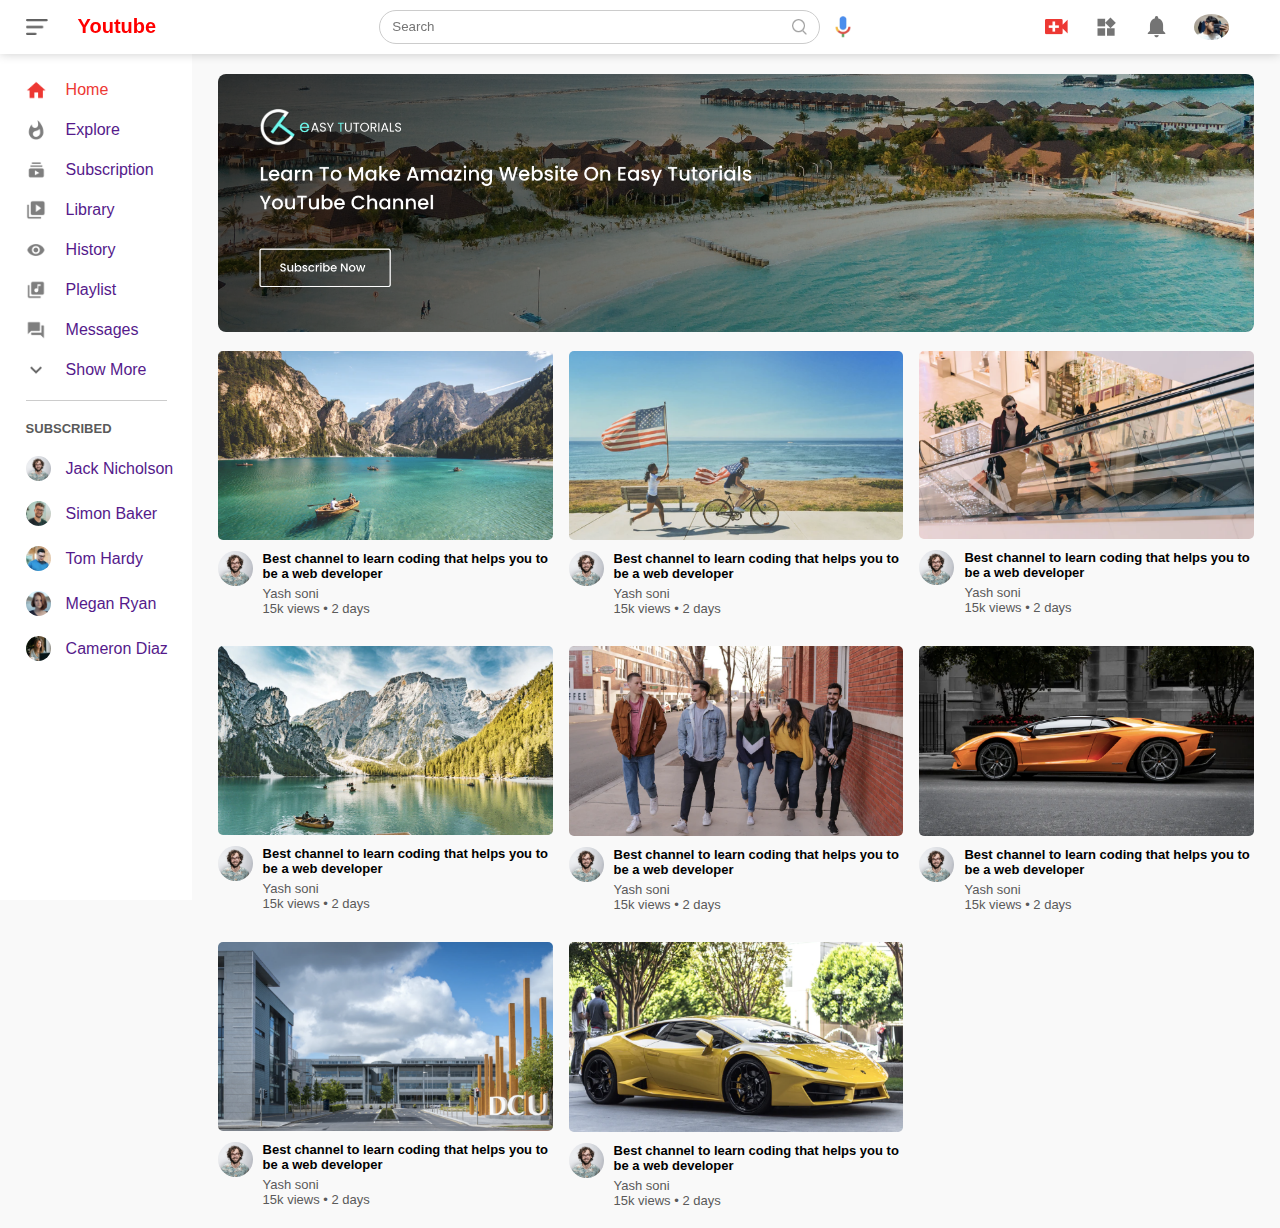
<file: index.html>
<!DOCTYPE html>
<html lang="en">
<head>
    <meta charset="UTF-8">
    <meta name="viewport" content="width=device-width, initial-scale=1.0">
    <title>youtube</title>
    <link rel="stylesheet" href="style.css">
</head>
<body>
        <nav class="flex-div">
            <div class="nav-left flex-div">
                <img src="menu.png" class="menu-icon">
                <h1>Youtube</h1>
            </div>
            <div class="nav-middle flex-div">
                <div class="search-box flex-div">
                <input type="text" placeholder="Search">
                <img src="search.png" class="dhudo">
            </div>
                <img src="voice-search.png" class="mic-icon">
            </div>
            <div class="nav-right flex-div">
                <img src="upload.png">
                <img src="more.png">
                <img src="notification.png">
                <img src="IMG_20240127_130547.jpg" class="myprofile">
            </div>
        </nav>

        <div class="sidebar">
            <div class="shortcut-links">
                <a href=""><img src="home.png"><p>Home</p></a>
                <a href=""><img src="explore.png"><p>Explore</p></a>
                <a href=""><img src="subscriprion.png"><p>Subscription</p></a>
                <a href=""><img src="library.png"><p>Library</p></a>
                <a href=""><img src="history.png"><p>History</p></a>
                <a href=""><img src="playlist.png"><p>Playlist</p></a>
                <a href=""><img src="messages.png"><p>Messages</p></a>
                <a href=""><img src="show-more.png"><p>Show More</p></a>
                <hr>
            </div>
            <div class="subscribed-list">
                <h3>SUBSCRIBED</h3>
                <a href=""><img src="Jack.png"><p>Jack Nicholson</p></a>
                <a href=""><img src="simon.png"><p>Simon Baker</p></a>
                <a href=""><img src="tom.png"><p>Tom Hardy</p></a>
                <a href=""><img src="megan.png"><p>Megan Ryan</p></a>
                <a href=""><img src="cameron.png"><p>Cameron Diaz</p></a>
            </div>
        </div>

        <div class="container">
            <div class="banner">
                <img src="banner.png" >
            </div>
            <div class="list-container">
                <div class="vid-list">
                    <a href="play-video.html"><img src="thumbnail1.png" class="thumbnail"></a>
                    <div class="flex-div">
                        <img src="Jack.png">
                        <div class="vid-info">
                            <a href="play-video.html">Best channel to learn coding that helps you to be a web developer</a>
                            <p>Yash soni</p>
                            <p>15k views &bull; 2 days</p>
                        </div>
                    </div>
                </div>
                <div class="vid-list">
                    <a href=""><img src="thumbnail2.png" class="thumbnail"></a>
                    <div class="flex-div">
                        <img src="Jack.png">
                        <div class="vid-info">
                            <a href="">Best channel to learn coding that helps you to be a web developer</a>
                            <p>Yash soni</p>
                            <p>15k views &bull; 2 days</p>
                        </div>
                    </div>
                </div>
                <div class="vid-list">
                    <a href=""><img src="thumbnail3.png" class="thumbnail"></a>
                    <div class="flex-div">
                        <img src="Jack.png">
                        <div class="vid-info">
                            <a href="">Best channel to learn coding that helps you to be a web developer</a>
                            <p>Yash soni</p>
                            <p>15k views &bull; 2 days</p>
                        </div>
                    </div>
                </div>
                <div class="vid-list">
                    <a href=""><img src="thumbnail4.png" class="thumbnail"></a>
                    <div class="flex-div">
                        <img src="Jack.png">
                        <div class="vid-info">
                            <a href="">Best channel to learn coding that helps you to be a web developer</a>
                            <p>Yash soni</p>
                            <p>15k views &bull; 2 days</p>
                        </div>
                    </div>
                </div>
                <div class="vid-list">
                    <a href=""><img src="thumbnail5.png" class="thumbnail"></a>
                    <div class="flex-div">
                        <img src="Jack.png">
                        <div class="vid-info">
                            <a href="">Best channel to learn coding that helps you to be a web developer</a>
                            <p>Yash soni</p>
                            <p>15k views &bull; 2 days</p>
                        </div>
                    </div>
                </div>
                <div class="vid-list">
                    <a href=""><img src="thumbnail6.png" class="thumbnail"></a>
                    <div class="flex-div">
                        <img src="Jack.png">
                        <div class="vid-info">
                            <a href="">Best channel to learn coding that helps you to be a web developer</a>
                            <p>Yash soni</p>
                            <p>15k views &bull; 2 days</p>
                        </div>
                    </div>
                </div>
                <div class="vid-list">
                    <a href=""><img src="thumbnail7.png" class="thumbnail"></a>
                    <div class="flex-div">
                        <img src="Jack.png">
                        <div class="vid-info">
                            <a href="">Best channel to learn coding that helps you to be a web developer</a>
                            <p>Yash soni</p>
                            <p>15k views &bull; 2 days</p>
                        </div>
                    </div>
                </div>
                <div class="vid-list">
                    <a href=""><img src="thumbnail8.png" class="thumbnail"></a>
                    <div class="flex-div">
                        <img src="Jack.png">
                        <div class="vid-info">
                            <a href="">Best channel to learn coding that helps you to be a web developer</a>
                            <p>Yash soni</p>
                            <p>15k views &bull; 2 days</p>
                        </div>
                    </div>
                </div>
            </div>
        </div>

    <script src="index.js"></script>
</body>
</html>
</file>
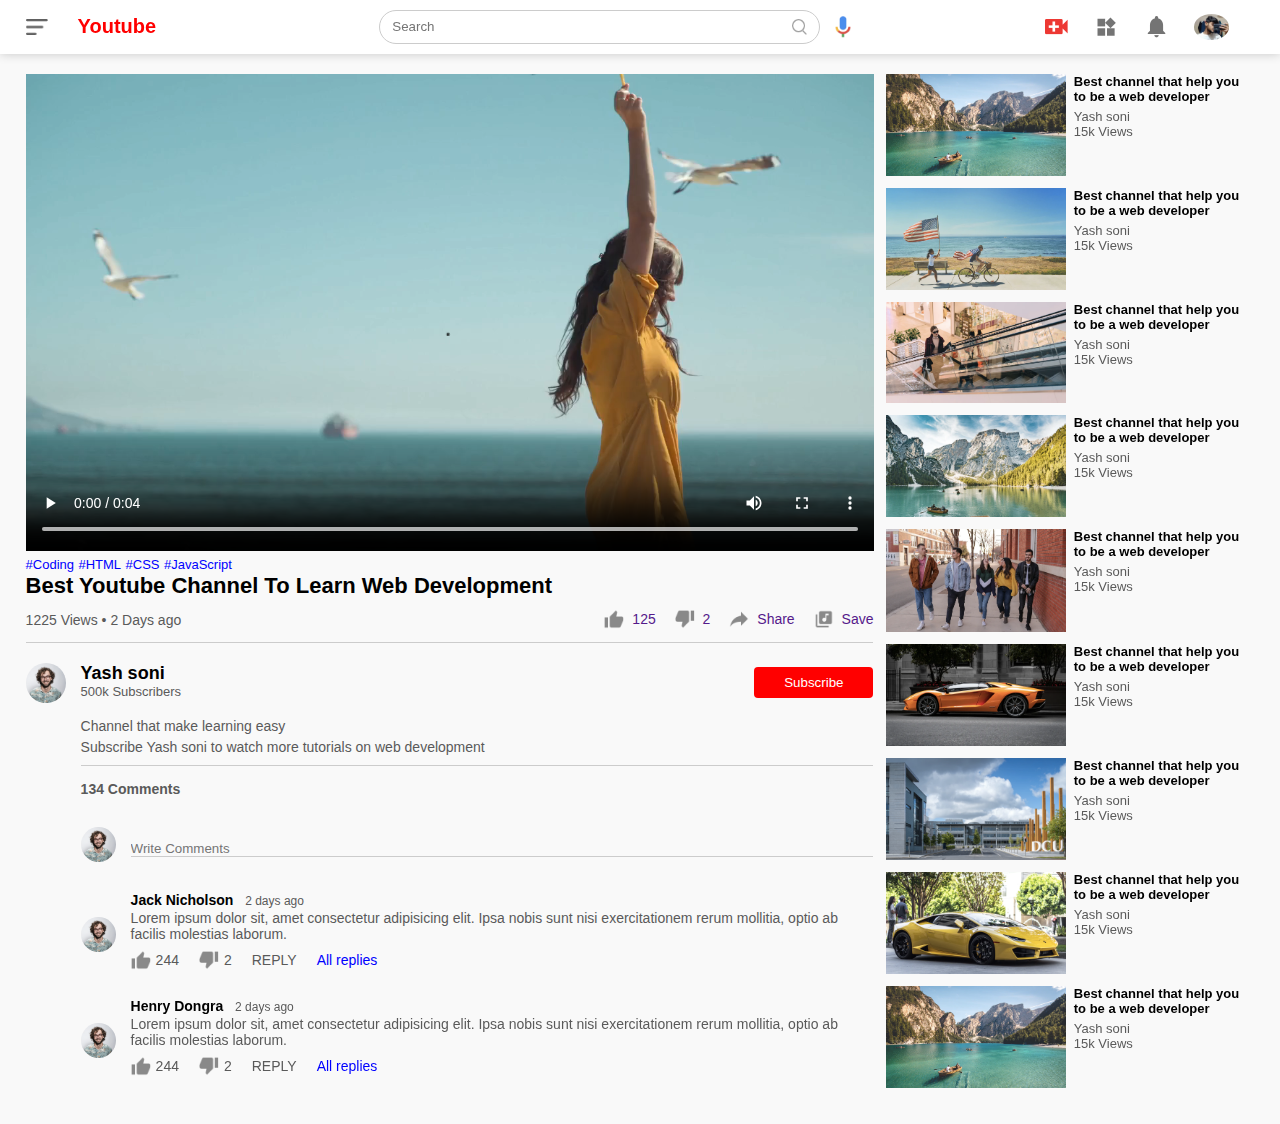
<file: play-video.html>
<!DOCTYPE html>
<html lang="en">
<head>
    <meta charset="UTF-8">
    <meta name="viewport" content="width=device-width, initial-scale=1.0">
    <title>play-video</title>
    <link rel="stylesheet" href="style.css">
</head>
<body>
    <nav class="flex-div">
        <div class="nav-left flex-div">
            <img src="menu.png" class="menu-icon">
            <h1>Youtube</h1>
        </div>
        <div class="nav-middle flex-div">
            <div class="search-box flex-div">
            <input type="text" placeholder="Search">
            <img src="search.png" class="dhudo">
        </div>
            <img src="voice-search.png" class="mic-icon">
        </div>
        <div class="nav-right flex-div">
            <img src="upload.png">
            <img src="more.png">
            <img src="notification.png">
            <img src="IMG_20240127_130547.jpg" class="myprofile">
        </div>
    </nav>

    <div class="container play-container">
        <div class="row">
            <div class="play-video">
                <video controls autoplay>
                    <source src="video.mp4": type="video/mp4">
                </video>
                <div class="tags">
                    <a href="">#Coding</a> <a href="">#HTML</a> <a href="">#CSS</a> <a href="">#JavaScript</a>
                </div>
                <h3>Best Youtube Channel To Learn Web Development</h3>
                <div class="play-video-info">
                    <p>1225 Views &bull; 2 Days ago</p>
                    <div>
                        <a href=""><img src="like.png">125</a>
                        <a href=""><img src="dislike.png">2</a>
                        <a href=""><img src="share.png">Share</a>
                        <a href=""><img src="save.png">Save</a>
                    </div>
                </div>
                <hr>
                <div class="publisher">
                    <img src="Jack.png">
                    <div>
                        <p>Yash soni</p>
                        <span>500k Subscribers</span>
                    </div>
                    <button type="button">Subscribe</button>
                </div>
                <div class="vid-description">
                    <p>Channel that make learning easy </p>
                    <p>Subscribe Yash soni to watch more tutorials on web development</p>
                    <hr>
                    <h4>134 Comments</h4>

                    <div class="add-comment">
                        <img src="Jack.png">
                        <input type="text" placeholder="Write Comments">
                    </div>
                    <div class="old-comment">
                        <img src="Jack.png">
                        <div>
                            <h3>Jack Nicholson <span>2 days ago</span></h3>
                            <p>Lorem ipsum dolor sit, amet consectetur adipisicing elit. Ipsa nobis sunt nisi exercitationem rerum mollitia, optio ab facilis molestias laborum.</p>
                            <div class="comment-action">
                                <img src="like.png">
                                <span>244</span>
                                <img src="dislike.png">
                                <span>2</span>
                                <span>REPLY</span>
                                <a href="">All replies</a>

                            </div>
                        </div>
                    </div>
                    <div class="old-comment">
                        <img src="Jack.png">
                        <div>
                            <h3>Henry Dongra <span>2 days ago</span></h3>
                            <p>Lorem ipsum dolor sit, amet consectetur adipisicing elit. Ipsa nobis sunt nisi exercitationem rerum mollitia, optio ab facilis molestias laborum.</p>
                            <div class="comment-action">
                                <img src="like.png">
                                <span>244</span>
                                <img src="dislike.png">
                                <span>2</span>
                                <span>REPLY</span>
                                <a href="">All replies</a>

                            </div>
                        </div>
                    </div>
                </div>


        </div>
            <div class="right-sidebar">
                <div class="side-video-list">
                    <a href="" class="small-thumbnail"><img src="thumbnail1.png"></a>
                    <div class="vid-info">
                        <a href="">Best channel that help you to be a web developer</a>
                        <p>Yash soni</p>
                        <p>15k Views</p>
                    </div>
                </div>
                <div class="side-video-list">
                    <a href="" class="small-thumbnail"><img src="thumbnail2.png"></a>
                    <div class="vid-info">
                        <a href="">Best channel that help you to be a web developer</a>
                        <p>Yash soni</p>
                        <p>15k Views</p>
                    </div>
                </div>
                <div class="side-video-list">
                    <a href="" class="small-thumbnail"><img src="thumbnail3.png"></a>
                    <div class="vid-info">
                        <a href="">Best channel that help you to be a web developer</a>
                        <p>Yash soni</p>
                        <p>15k Views</p>
                    </div>
                </div>
                <div class="side-video-list">
                    <a href="" class="small-thumbnail"><img src="thumbnail4.png"></a>
                    <div class="vid-info">
                        <a href="">Best channel that help you to be a web developer</a>
                        <p>Yash soni</p>
                        <p>15k Views</p>
                    </div>
                </div>
                <div class="side-video-list">
                    <a href="" class="small-thumbnail"><img src="thumbnail5.png"></a>
                    <div class="vid-info">
                        <a href="">Best channel that help you to be a web developer</a>
                        <p>Yash soni</p>
                        <p>15k Views</p>
                    </div>
                </div>
                <div class="side-video-list">
                    <a href="" class="small-thumbnail"><img src="thumbnail6.png"></a>
                    <div class="vid-info">
                        <a href="">Best channel that help you to be a web developer</a>
                        <p>Yash soni</p>
                        <p>15k Views</p>
                    </div>
                </div>
                <div class="side-video-list">
                    <a href="" class="small-thumbnail"><img src="thumbnail7.png"></a>
                    <div class="vid-info">
                        <a href="">Best channel that help you to be a web developer</a>
                        <p>Yash soni</p>
                        <p>15k Views</p>
                    </div>
                </div>
                <div class="side-video-list">
                    <a href="" class="small-thumbnail"><img src="thumbnail8.png"></a>
                    <div class="vid-info">
                        <a href="">Best channel that help you to be a web developer</a>
                        <p>Yash soni</p>
                        <p>15k Views</p>
                    </div>
                </div>
                <div class="side-video-list">
                    <a href="" class="small-thumbnail"><img src="thumbnail1.png"></a>
                    <div class="vid-info">
                        <a href="">Best channel that help you to be a web developer</a>
                        <p>Yash soni</p>
                        <p>15k Views</p>
                    </div>
                </div>


            </div>
        </div>
    </div>


</body>
</html>
</file>
<file: style.css>
*{
    margin: 0%;
    padding: 0%;
    font-family: 'poppins ',sans-serif;
    box-sizing: border-box;
}
a{
    text-decoration: none;
}
img{
    cursor: pointer;
}
.flex-div{
    display: flex;
    align-items: center;
}
nav{
    padding: 10px 2%;
    justify-content: space-between;
    box-shadow: 0 0 10px rgba(0, 0, 0, 0.2);
    background: #fff;
    position: sticky;
    top: 0;
    z-index: 10;
}
.nav-right .myprofile{
    width: 35px;
    border-radius: 50%;
}
.nav-right img{
    width: 25px;
    margin-right: 25px;
}
.nav-left .menu-icon{
    width: 22px;
    margin-right: 25px;
}
h1{
    font-size: 20px;
    color: red;
    margin-left: 5px;
    margin-right: 30px;
}
.nav-middle .mic-icon{
    width: 16px;
}
.nav-middle .search-box{
    border: 1px solid #ccc;
    margin-right: 15px;
    padding: 8px 12px;
    border-radius: 25px;
}
.nav-middle .search-box input{
    width: 400px;
    border: 0;
    outline: 0;
    background: transparent;
    
}
.nav-middle .search-box img{
    width: 15px;
}
.sidebar{
    background: #fff;
    width: 15%;
    height: 100vh;
    position: fixed;
    top: 0;
    padding-left: 2%;
    padding-top: 80px;
}
.shortcut-links a img{
    width: 20px;
    margin-right: 20px;
}
.shortcut-links a{
    display: flex;
    align-items: center;
    margin-bottom: 20px;
    width:fit-content ;
    flex-wrap: wrap;
}
.shortcut-links  a:first-child{
    color: #ed3833;
}
.sidebar hr{
    border: 0;
    height: 1px;
    background:#ccc ;
    width: 85%;
}
.subscribed-list h3{
    font-size: 13px;
    margin: 20px 0;
    color: #5a5a5a;
}
.subscribed-list a{
    width: max-content;
    display: flex;
    align-items: center;
    margin-bottom: 20px;
    flex-wrap: wrap;
}
.subscribed-list a img{
    width: 25px;
    border-radius: 50%;
    margin-right: 15px;
}
.small-sidebar{
    width: 5%;
}
.small-sidebar a p{
    display: none;
}
.small-sidebar h3{
    display: none;
}
.small-sidebar hr{
    width: 50%;
    margin-bottom: 25px;
}
.container{
    background: #f9f9f9;
    padding-left: 17%;
    padding-right: 2%;
    padding-top: 20px;
    padding-bottom: 20px;
}
.large-container{
    padding-left: 7%;
}
.banner{
    width:100%;

}
.banner img{
    width:100%;
    border-radius: 8px;
}
.list-container{
    display: grid;
    grid-template-columns: repeat(auto-fit,minmax(250px ,1fr));
    grid-column-gap: 16px;
    grid-row-gap: 30px;
    margin-top: 15px;
}
.vid-list .thumbnail{
    width: 100%;
    border-radius: 5px;
}
.vid-list .flex-div{
    align-items: flex-start;
    margin-top: 7px;
}
.vid-list .flex-div img{
    width: 35px;
    margin-right: 10px;
    border-radius: 50%;
}
.vid-info{
    color: #5a5a5a;
    font-size: 13px;
}
.vid-info a{
    color: #000;
    font-weight: 600;
    display: block;
    margin-bottom: 5px;
}
@media (max-width:900px){
    .menu-icon{
        display: none;
    }
    .sidebar{
        display: none;
    }
    .container, .large-container{
        padding-left: 5%;
        padding-right: 5%;
    }
    .nav-right img{
        display: none;
    }
    .nav-right .myprofile{
        display: block;
        width: 30px;
    }
    .nav-middle .search-box input{
        
        width: 100px;
    }
    .nav-middle .mic-icon{
        display: none;
    }
    h1{
        width: 90px;
        margin-right: 20px;
    }
}
.play-container{
    padding-left: 2%;
}
.row{
    display: flex;
    justify-content: space-between;
    flex-wrap: wrap;
}
.play-video{
    flex-basis: 69%;
}
.right-sidebar{
    flex-basis: 30%;
}
.play-video video{
    width: 100%;
}
.side-video-list{
    display: flex;
    justify-content: space-between;
    margin-bottom: 8px;
}
.side-video-list img{
    width: 100%;
}
.side-video-list .small-thumbnail{
    flex-basis: 49%;
}
.side-video-list .vid-info{
    flex-basis: 49%;
}
.play-video .tags a{
    color: #0000ff;
    font-size: 13px;
}
.play-video h3{
    font-weight: 600;
    font-size: 22px;
}
.play-video .play-video-info{
    display: flex;
    align-items: center;
    justify-content: space-between;
    flex-wrap: wrap;
    margin-top: 10px;
    font-size: 14px;
    color: #5a5a5a;
}
.play-video .play-video-info a img{
    width: 20px;
    margin-right: 8px;
}
.play-video .play-video-info a{
    display: inline-flex;
    align-items: center;
    margin-left: 15px;
}
.play-video hr{
    border: 0;
    height: 1px;
    background: #ccc;
    margin: 10px 0;
}
.publisher{
    display: flex;
    align-items: center;
    margin-top: 20px;
}
.publisher div{
    flex: 1;
    line-height: 18px;
}
.publisher img{
    width: 40px;
    border-radius: 50%;
    margin-right: 15px;
}
.publisher div p{
    color: #000;
    font-weight: 600;
    font-size: 18px;
}
.publisher div span{
    font-size: 13px;
    color: #5a5a5a;
}
.publisher button{
    background: red;
    color: #fff;
    padding: 8px 30px;
    border: 0;
    outline: 0;
    border-radius: 4px;
    cursor: pointer;
}
.vid-description{
    padding-left: 55px;
    margin: 15px 0;
}
.vid-description p{
    font-size: 14px;
    margin-bottom: 5px;
    color: #5a5a5a;
}
.vid-description h4{
    font-size: 14px;
    color: #5a5a5a;
    margin-top: 15px;

}
.add-comment{
    display: flex;
    align-items: center;
    margin: 30px 0;
}
.add-comment img{
    width: 35px;
    border-radius: 50%;
    margin-right: 15px;
}
.add-comment input{
    border: 0;
    outline: 0;
    border-bottom: 1px solid #ccc;
    width: 100%;
    padding-top: 10px;
    background: transparent;
}
.old-comment{
    display: flex;
    align-items: center;
    margin: 20px 0;
}
.old-comment img{
    width: 35px;
    border-radius: 50%;
    margin-right: 15px;
}
.old-comment h3{
    font-size: 14px;
    margin-bottom: 2px;
}
.old-comment h3 span{
    font-size: 12px;
    color: #5a5a5a;
    font-weight: 500;
    margin-left: 8px;
}
.old-comment .comment-action{
    display: flex;
    align-items: center;
    margin: 8px 0;
    font-size: 14px;

}
.old-comment .comment-action img{
    border-radius: 0;
    width: 20px;
    margin-right: 5px;
}
.old-comment .comment-action span{
    margin-right: 20px;
    color: #5a5a5a;
}
.old-comment .comment-action a{
    color: #0000ff;
}
@media (max-width:900px){
    .play-video{
        flex-basis: 100%;
    }
    .right-sidebar{
        flex-basis: 100%;
    }
    .play-container{
        padding-left: 5% ;
    }
    .vid-description{
        padding-left: 0;
    }
    .play-video .play-video-info a{
        margin-left: 0;
        margin-right: 15px;
        margin-top: 15px;
    }
}
</file>
